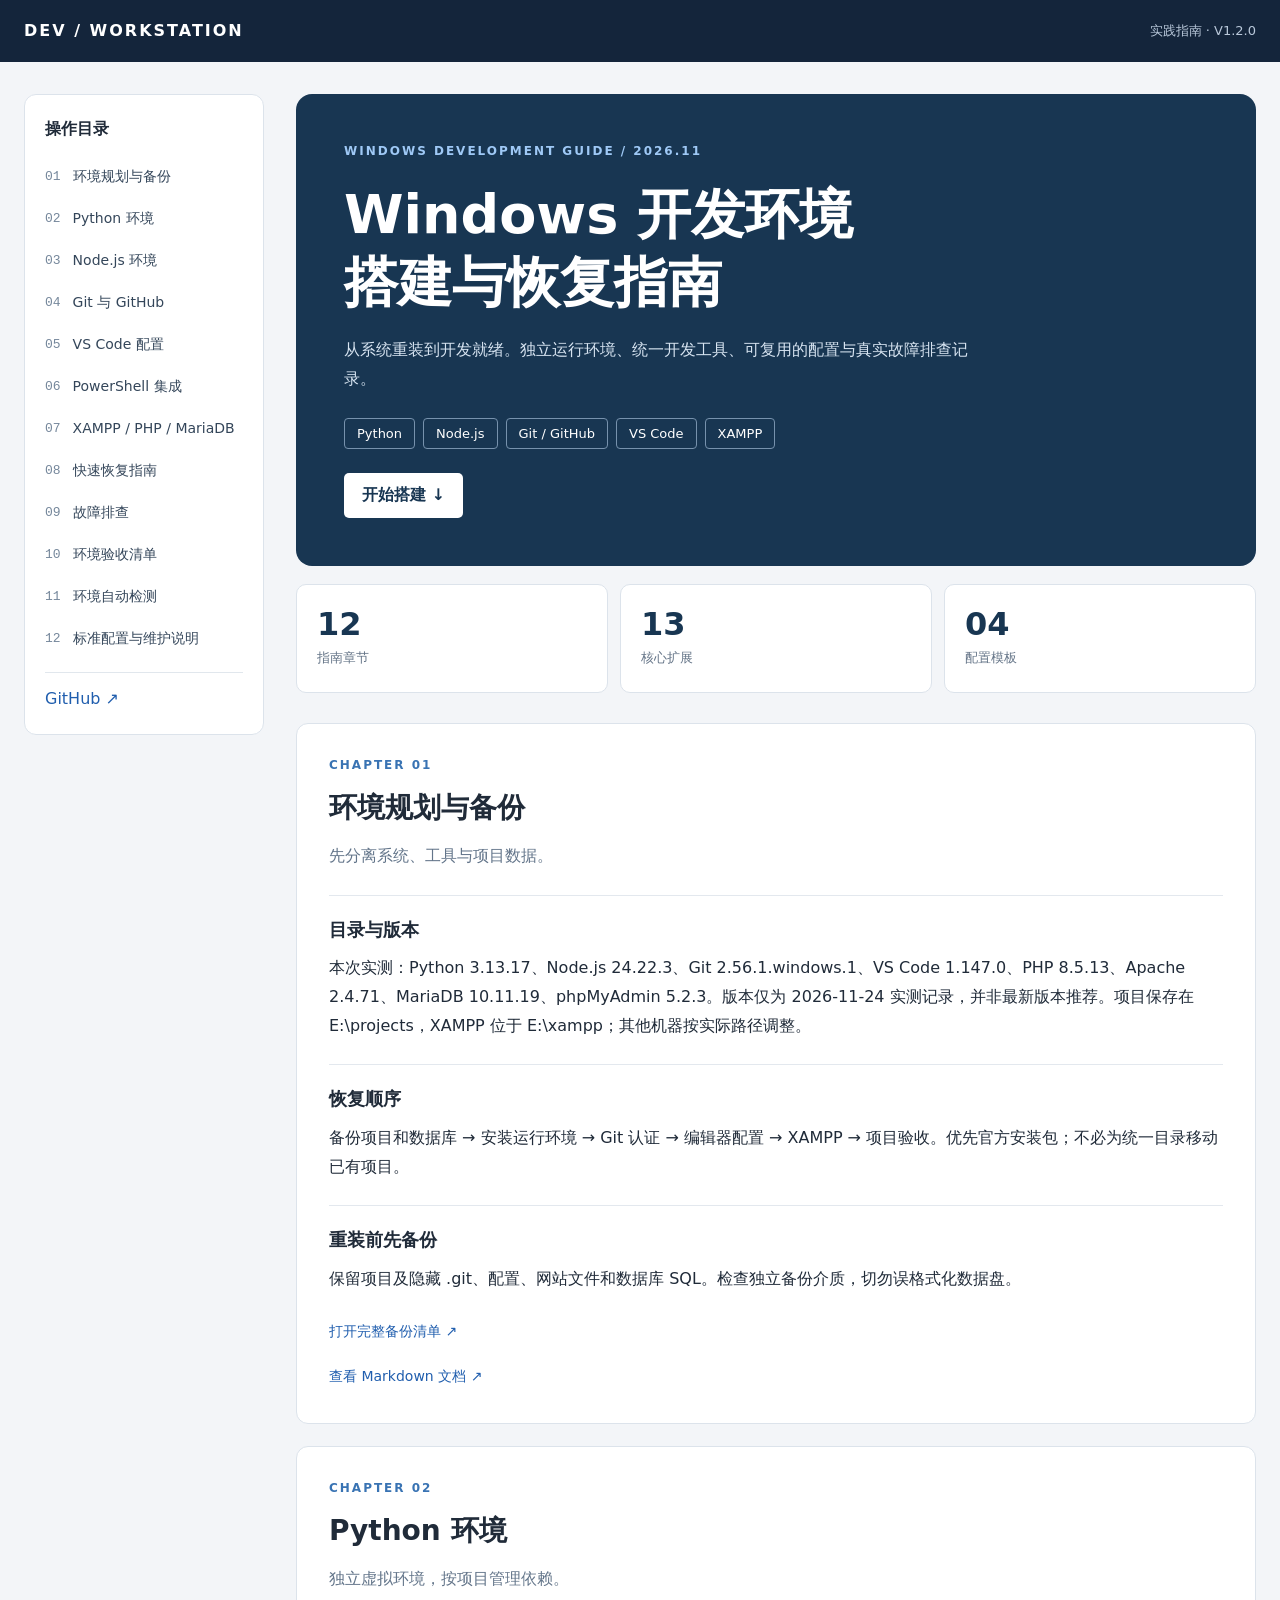
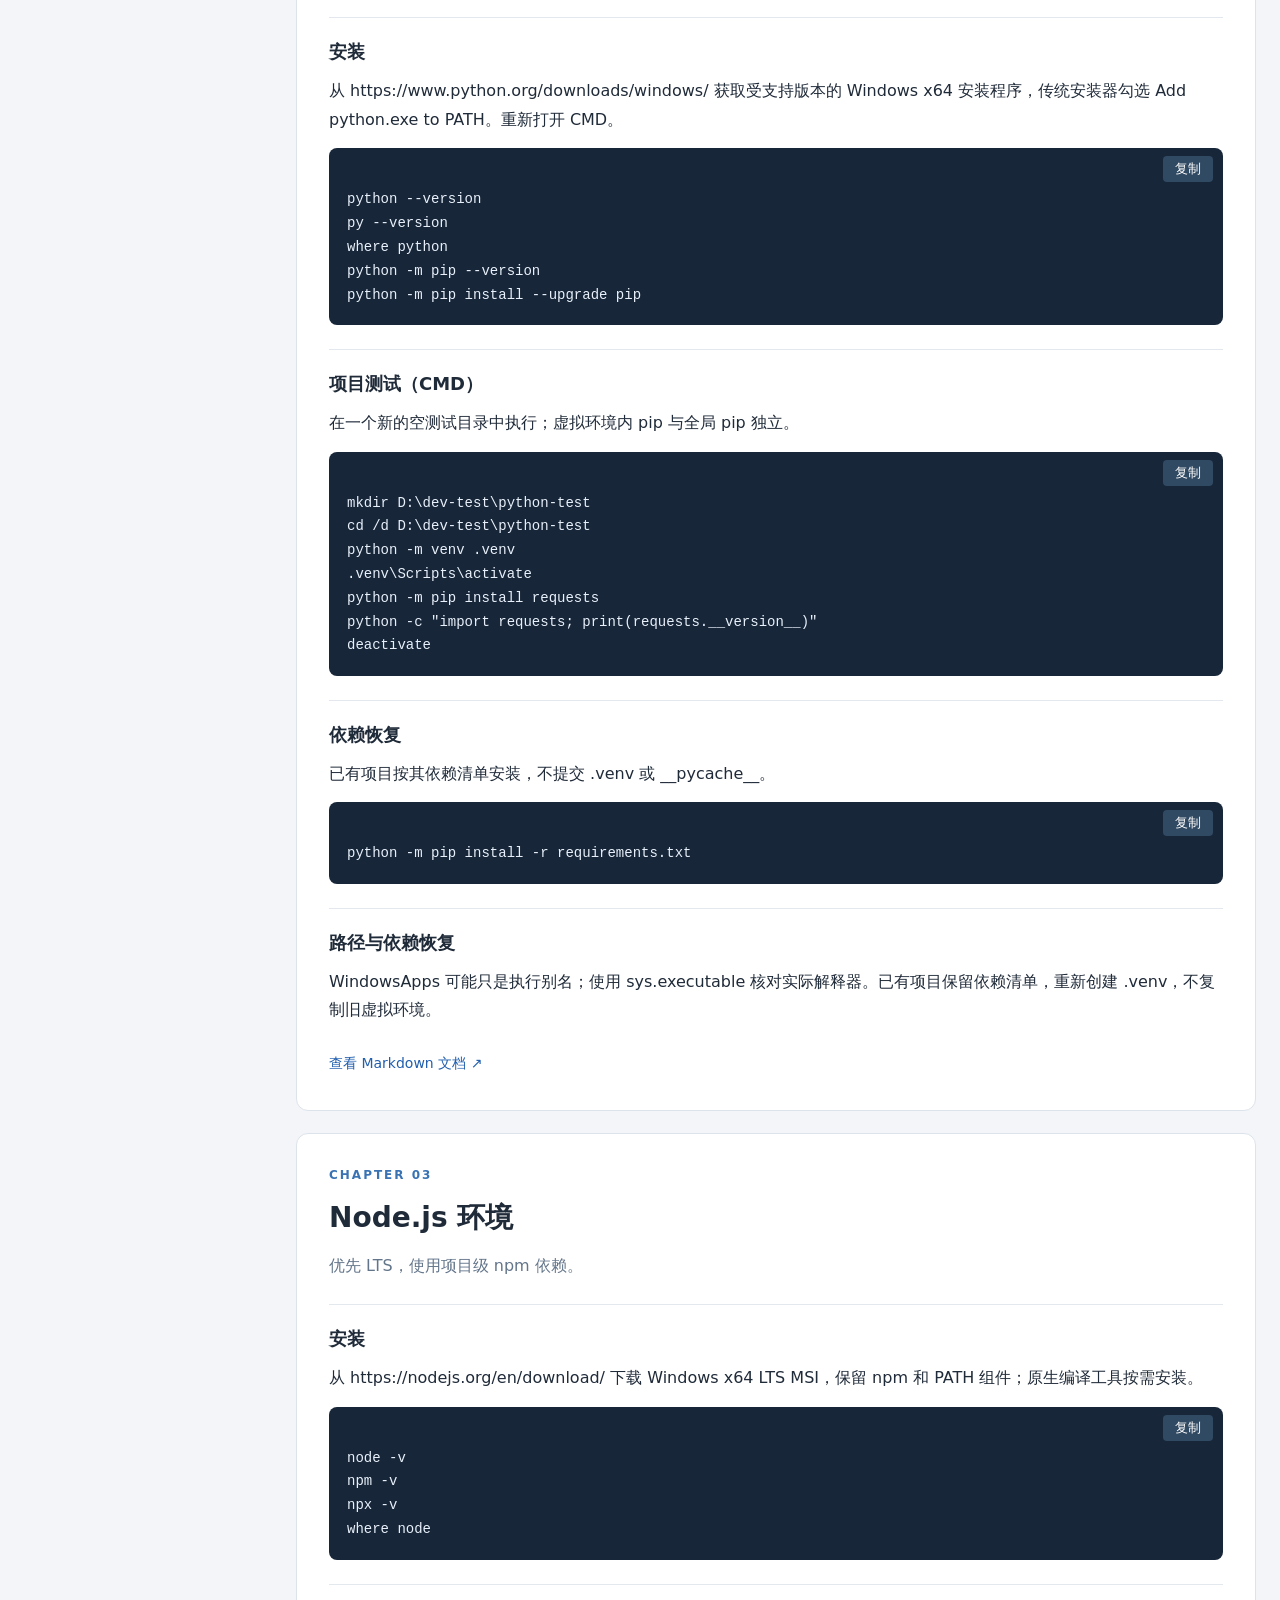
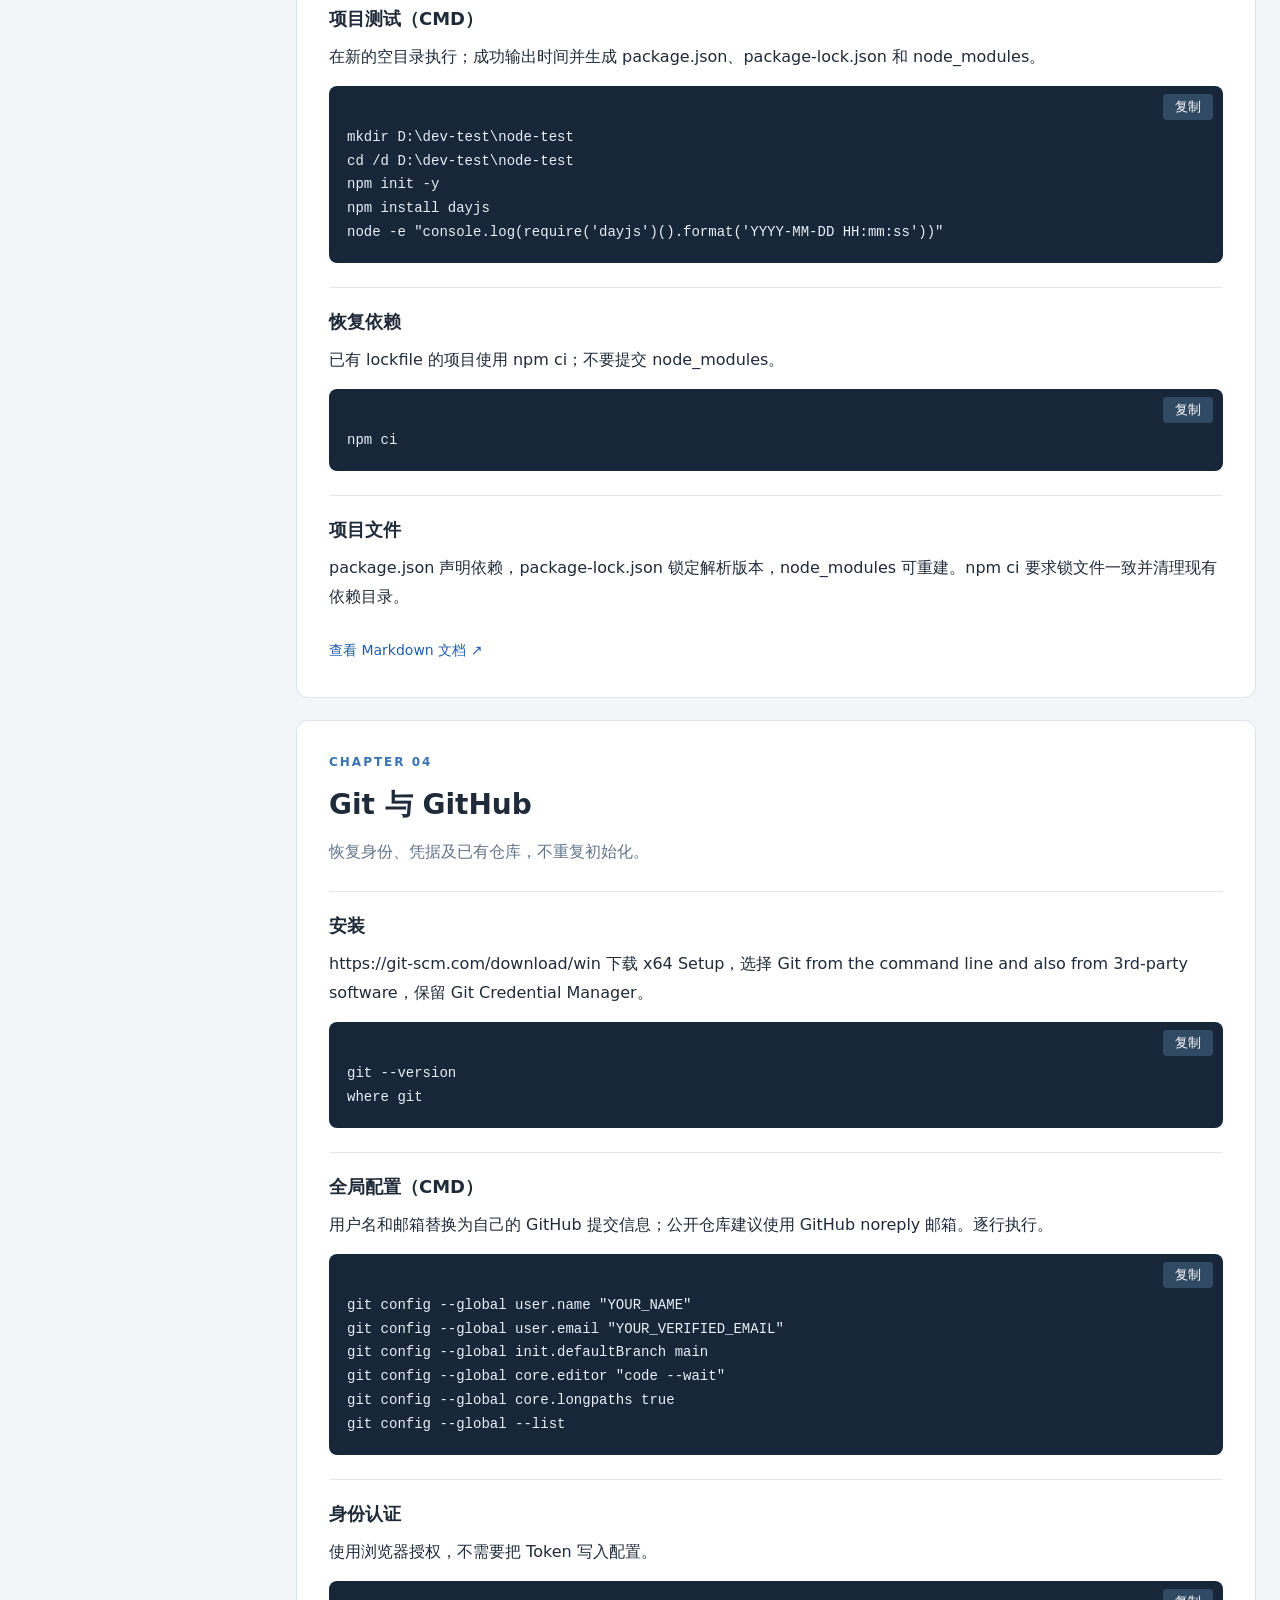
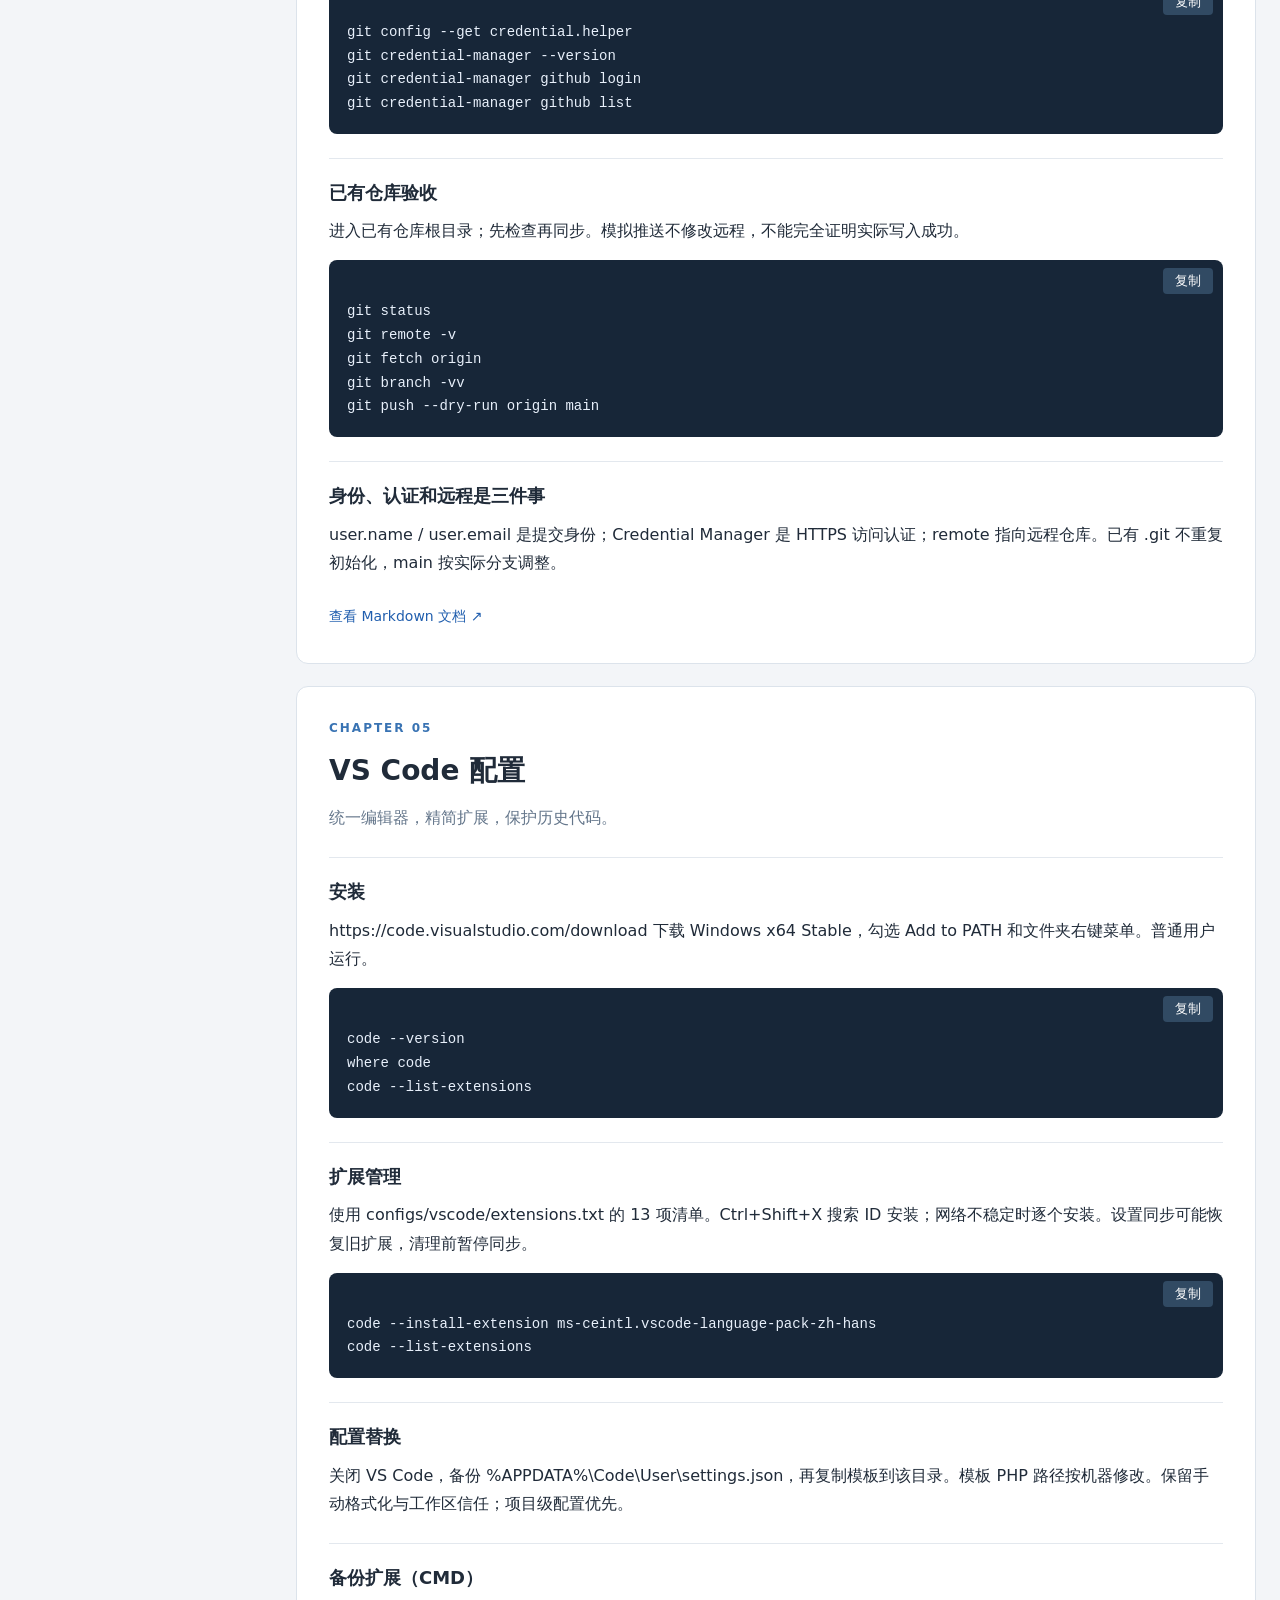
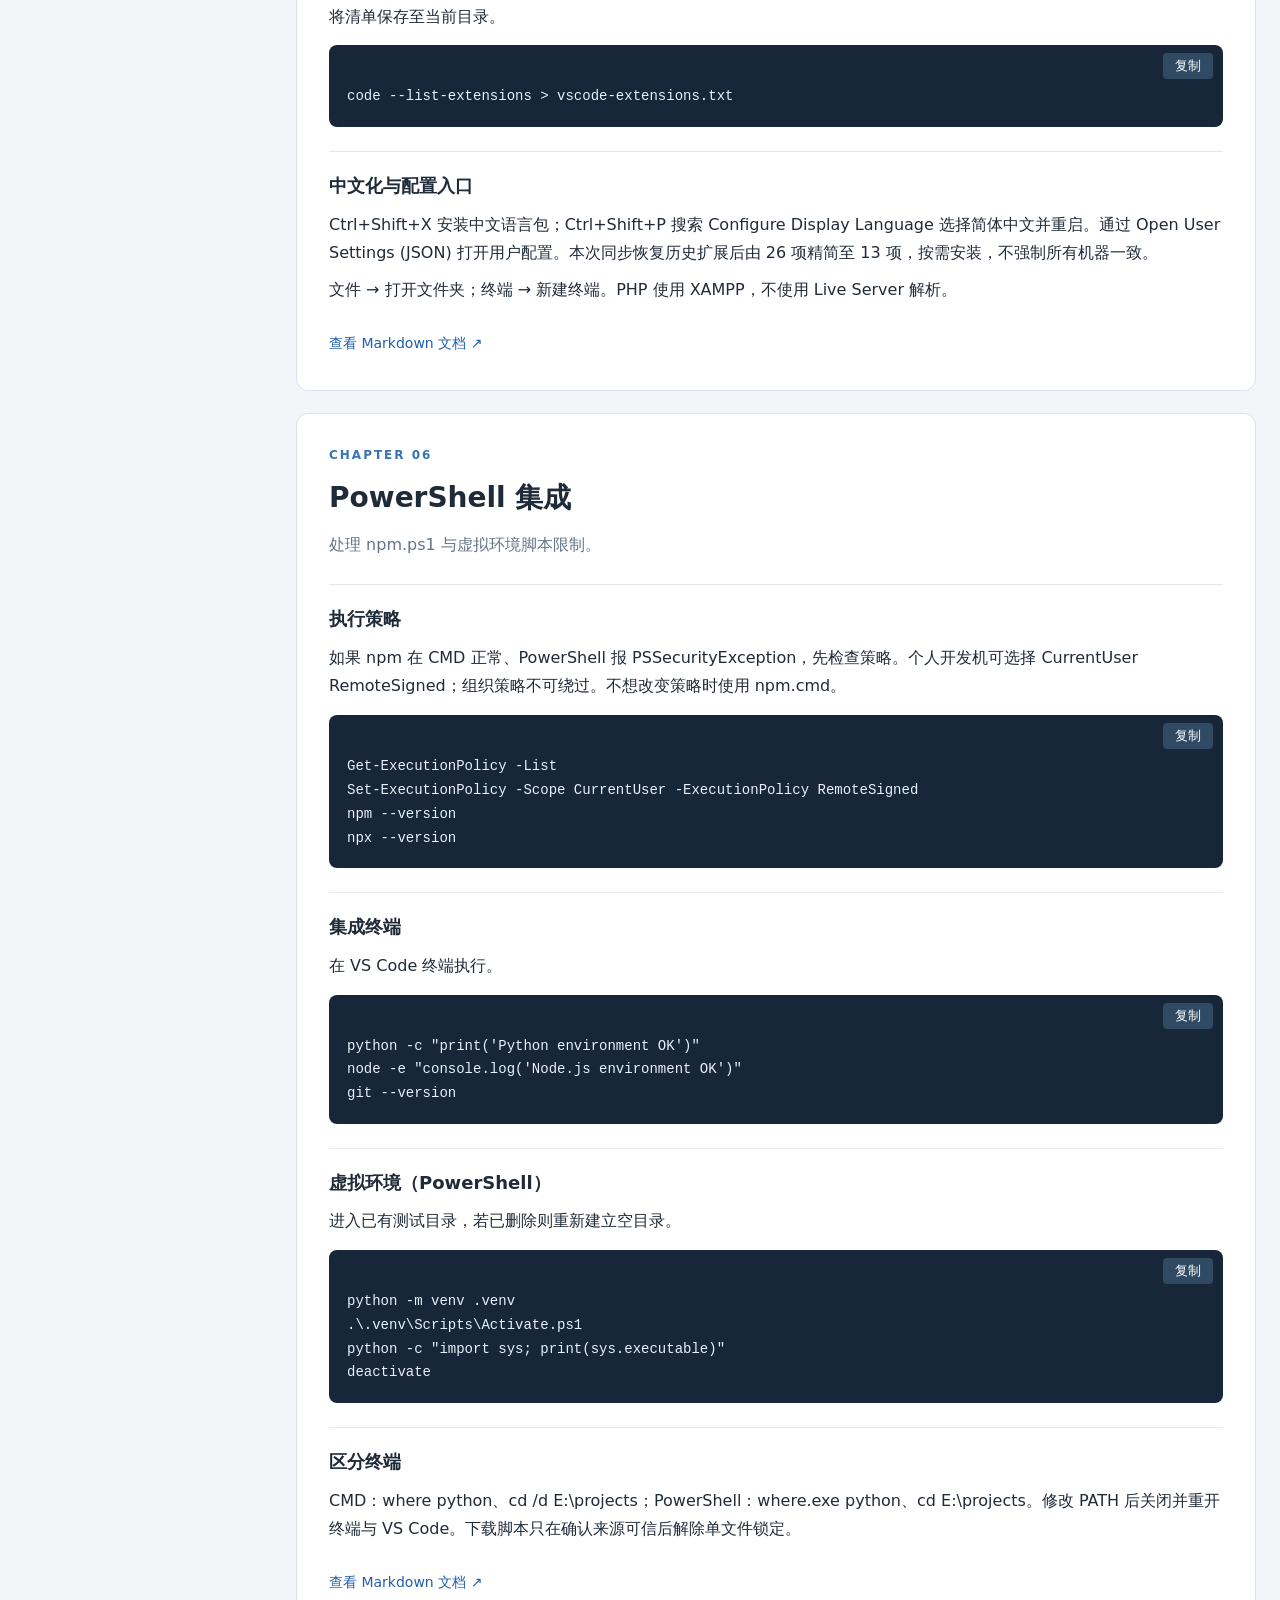
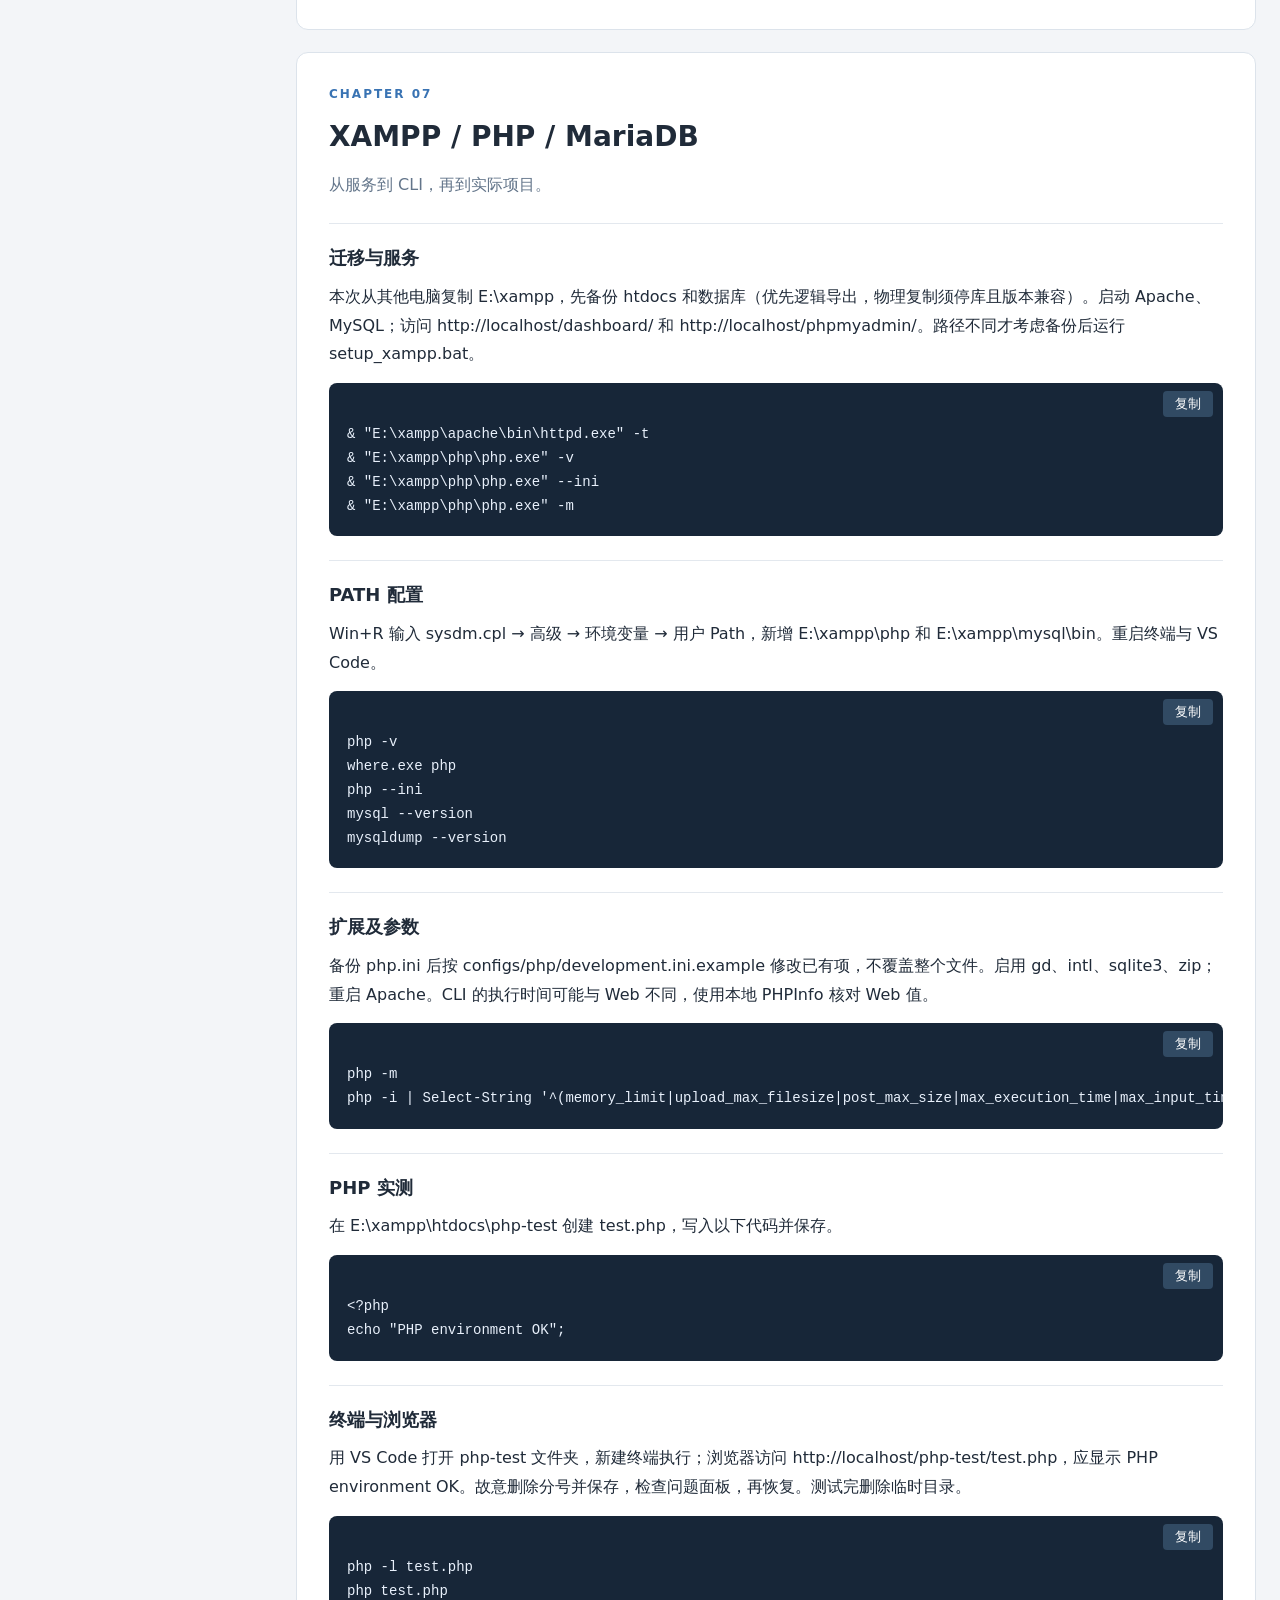
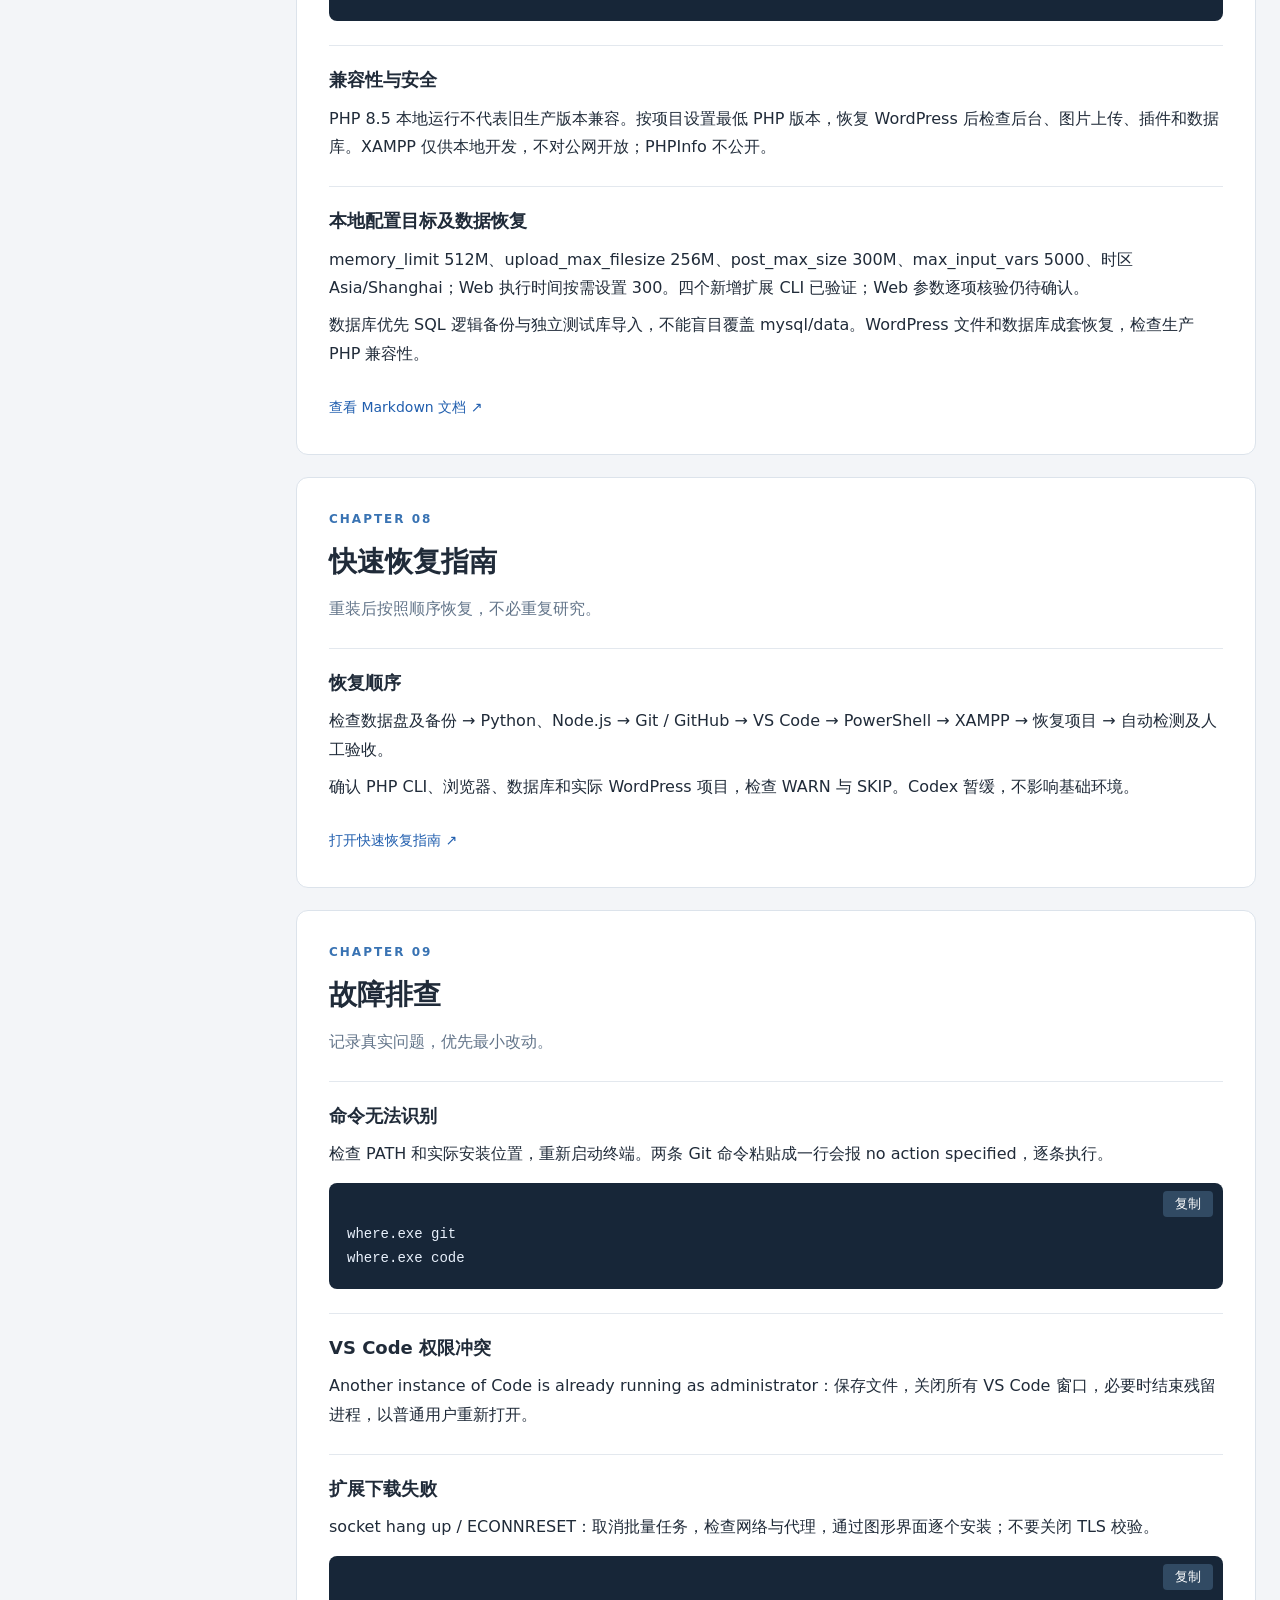
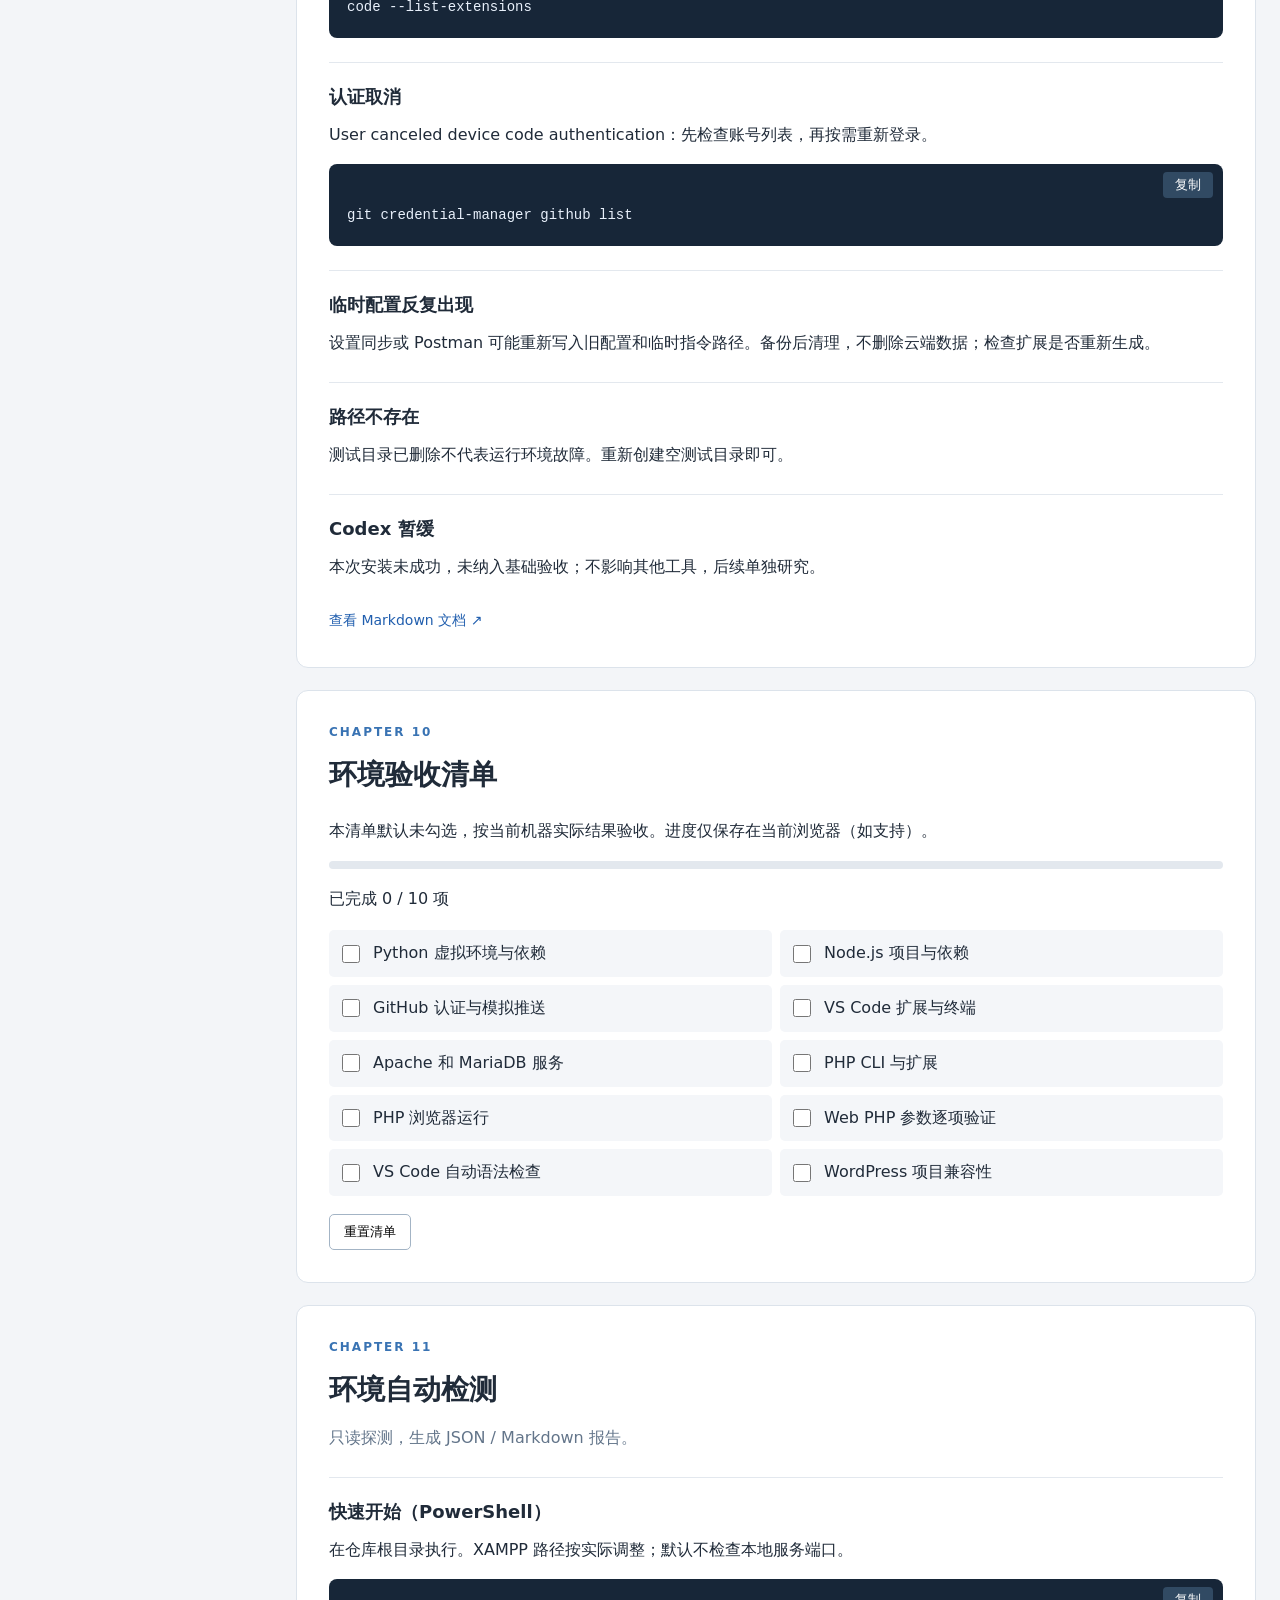
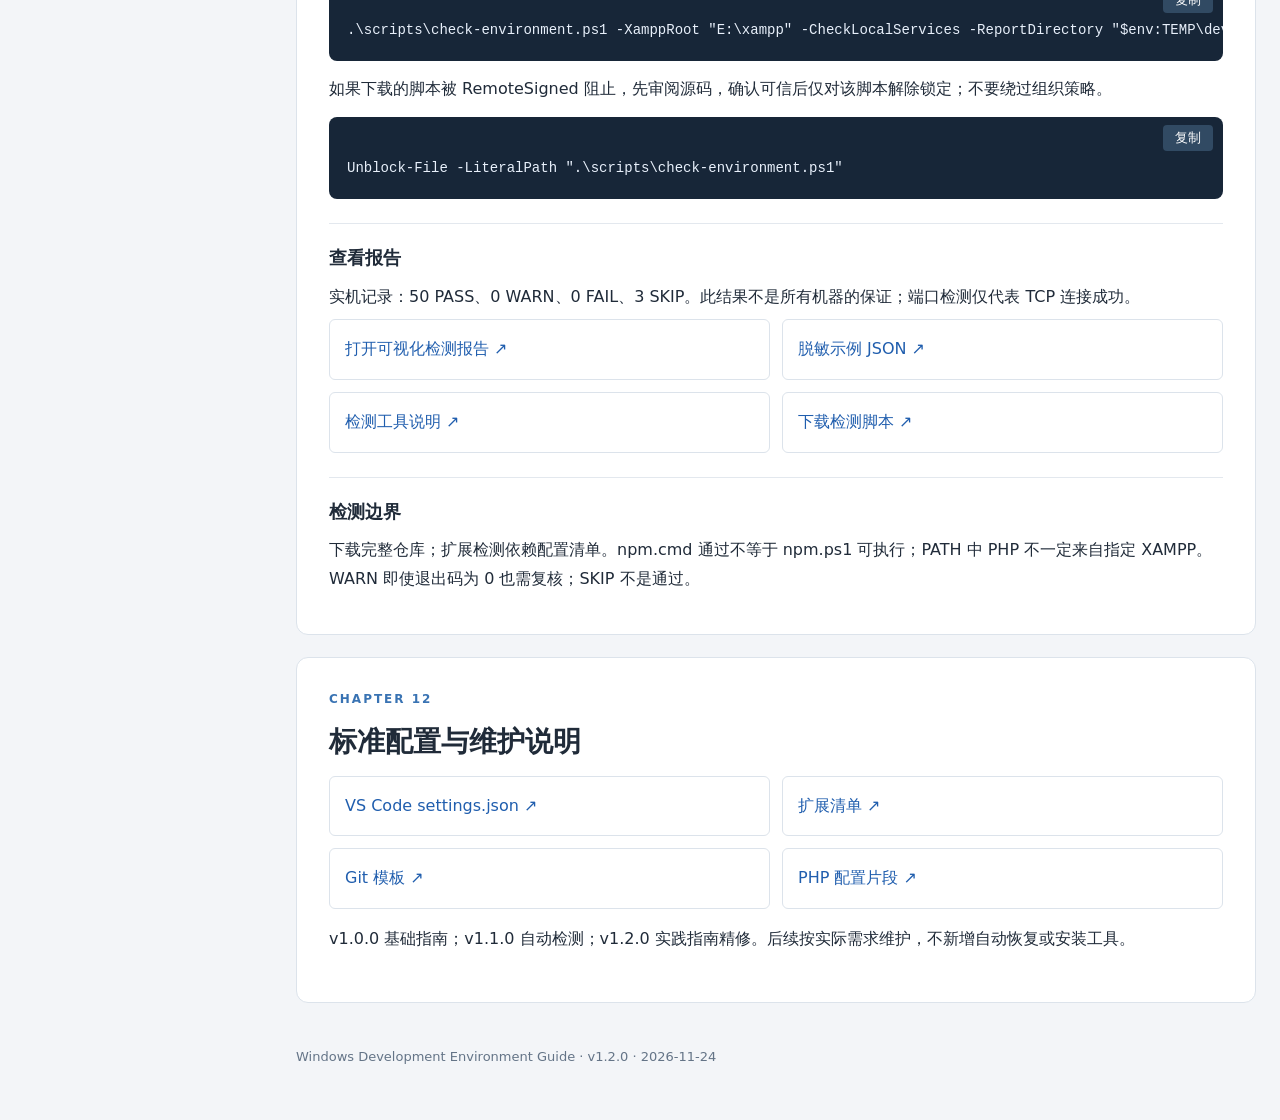
<file: index.html>
<!DOCTYPE html>
<html lang="zh-CN"><head><meta charset="utf-8"/><meta content="width=device-width,initial-scale=1" name="viewport"/><title>Windows 开发环境搭建与恢复指南</title><link href="assets/css/style.css" rel="stylesheet"/><script defer="" src="assets/js/main.js"></script></head><body><header class="top"><a href="#top">DEV / WORKSTATION</a><span>实践指南 · V1.2.0</span></header><div class="layout" id="top"><aside><div class="nav-title">操作目录</div><nav><a href="#planning"><span>01</span>环境规划与备份</a><a href="#python"><span>02</span>Python 环境</a><a href="#nodejs"><span>03</span>Node.js 环境</a><a href="#git-github"><span>04</span>Git 与 GitHub</a><a href="#vscode"><span>05</span>VS Code 配置</a><a href="#powershell"><span>06</span>PowerShell 集成</a><a href="#xampp-php"><span>07</span>XAMPP / PHP / MariaDB</a><a href="#quick-start"><span>08</span>快速恢复指南</a><a href="#troubleshooting"><span>09</span>故障排查</a><a href="#acceptance"><span>10</span>环境验收清单</a><a href="#diagnostics"><span>11</span>环境自动检测</a><a href="#resources"><span>12</span>标准配置与维护说明</a></nav><a class="repo" href="https://github.com/coowinit/windows-dev-environment-guide">GitHub ↗</a></aside><main><div class="hero"><div class="kicker">WINDOWS DEVELOPMENT GUIDE / 2026.11</div><h1>Windows 开发环境<br/>搭建与恢复指南</h1><p>从系统重装到开发就绪。独立运行环境、统一开发工具、可复用的配置与真实故障排查记录。</p><div class="tags"><span>Python</span><span>Node.js</span><span>Git / GitHub</span><span>VS Code</span><span>XAMPP</span></div><a class="primary" href="#planning">开始搭建 ↓</a></div><div class="stats"><div><b>12</b><span>指南章节</span></div><div><b>13</b><span>核心扩展</span></div><div><b>04</b><span>配置模板</span></div></div><section class="chapter" id="planning"><div class="kicker">CHAPTER 01</div><h2>环境规划与备份</h2><p class="lead">先分离系统、工具与项目数据。</p><article><h3>目录与版本</h3><p>本次实测：Python 3.13.17、Node.js 24.22.3、Git 2.56.1.windows.1、VS Code 1.147.0、PHP 8.5.13、Apache 2.4.71、MariaDB 10.11.19、phpMyAdmin 5.2.3。版本仅为 2026-11-24 实测记录，并非最新版本推荐。项目保存在 E:\projects，XAMPP 位于 E:\xampp；其他机器按实际路径调整。</p></article><article><h3>恢复顺序</h3><p>备份项目和数据库 → 安装运行环境 → Git 认证 → 编辑器配置 → XAMPP → 项目验收。优先官方安装包；不必为统一目录移动已有项目。</p></article><article><h3>重装前先备份</h3><p>保留项目及隐藏 .git、配置、网站文件和数据库 SQL。检查独立备份介质，切勿误格式化数据盘。</p><a class="doc" href="docs/backup-checklist.md">打开完整备份清单 ↗</a></article><a class="doc" href="docs/planning.md">查看 Markdown 文档 ↗</a></section><section class="chapter" id="python"><div class="kicker">CHAPTER 02</div><h2>Python 环境</h2><p class="lead">独立虚拟环境，按项目管理依赖。</p><article><h3>安装</h3><p>从 https://www.python.org/downloads/windows/ 获取受支持版本的 Windows x64 安装程序，传统安装器勾选 Add python.exe to PATH。重新打开 CMD。</p><div class="code"><button class="copy" type="button">复制</button><pre><code>python --version
py --version
where python
python -m pip --version
python -m pip install --upgrade pip</code></pre></div></article><article><h3>项目测试（CMD）</h3><p>在一个新的空测试目录中执行；虚拟环境内 pip 与全局 pip 独立。</p><div class="code"><button class="copy" type="button">复制</button><pre><code>mkdir D:\dev-test\python-test
cd /d D:\dev-test\python-test
python -m venv .venv
.venv\Scripts\activate
python -m pip install requests
python -c "import requests; print(requests.__version__)"
deactivate</code></pre></div></article><article><h3>依赖恢复</h3><p>已有项目按其依赖清单安装，不提交 .venv 或 __pycache__。</p><div class="code"><button class="copy" type="button">复制</button><pre><code>python -m pip install -r requirements.txt</code></pre></div></article><article><h3>路径与依赖恢复</h3><p>WindowsApps 可能只是执行别名；使用 sys.executable 核对实际解释器。已有项目保留依赖清单，重新创建 .venv，不复制旧虚拟环境。</p></article><a class="doc" href="docs/python.md">查看 Markdown 文档 ↗</a></section><section class="chapter" id="nodejs"><div class="kicker">CHAPTER 03</div><h2>Node.js 环境</h2><p class="lead">优先 LTS，使用项目级 npm 依赖。</p><article><h3>安装</h3><p>从 https://nodejs.org/en/download/ 下载 Windows x64 LTS MSI，保留 npm 和 PATH 组件；原生编译工具按需安装。</p><div class="code"><button class="copy" type="button">复制</button><pre><code>node -v
npm -v
npx -v
where node</code></pre></div></article><article><h3>项目测试（CMD）</h3><p>在新的空目录执行；成功输出时间并生成 package.json、package-lock.json 和 node_modules。</p><div class="code"><button class="copy" type="button">复制</button><pre><code>mkdir D:\dev-test\node-test
cd /d D:\dev-test\node-test
npm init -y
npm install dayjs
node -e "console.log(require('dayjs')().format('YYYY-MM-DD HH:mm:ss'))"</code></pre></div></article><article><h3>恢复依赖</h3><p>已有 lockfile 的项目使用 npm ci；不要提交 node_modules。</p><div class="code"><button class="copy" type="button">复制</button><pre><code>npm ci</code></pre></div></article><article><h3>项目文件</h3><p>package.json 声明依赖，package-lock.json 锁定解析版本，node_modules 可重建。npm ci 要求锁文件一致并清理现有依赖目录。</p></article><a class="doc" href="docs/nodejs.md">查看 Markdown 文档 ↗</a></section><section class="chapter" id="git-github"><div class="kicker">CHAPTER 04</div><h2>Git 与 GitHub</h2><p class="lead">恢复身份、凭据及已有仓库，不重复初始化。</p><article><h3>安装</h3><p>https://git-scm.com/download/win 下载 x64 Setup，选择 Git from the command line and also from 3rd-party software，保留 Git Credential Manager。</p><div class="code"><button class="copy" type="button">复制</button><pre><code>git --version
where git</code></pre></div></article><article><h3>全局配置（CMD）</h3><p>用户名和邮箱替换为自己的 GitHub 提交信息；公开仓库建议使用 GitHub noreply 邮箱。逐行执行。</p><div class="code"><button class="copy" type="button">复制</button><pre><code>git config --global user.name "YOUR_NAME"
git config --global user.email "YOUR_VERIFIED_EMAIL"
git config --global init.defaultBranch main
git config --global core.editor "code --wait"
git config --global core.longpaths true
git config --global --list</code></pre></div></article><article><h3>身份认证</h3><p>使用浏览器授权，不需要把 Token 写入配置。</p><div class="code"><button class="copy" type="button">复制</button><pre><code>git config --get credential.helper
git credential-manager --version
git credential-manager github login
git credential-manager github list</code></pre></div></article><article><h3>已有仓库验收</h3><p>进入已有仓库根目录；先检查再同步。模拟推送不修改远程，不能完全证明实际写入成功。</p><div class="code"><button class="copy" type="button">复制</button><pre><code>git status
git remote -v
git fetch origin
git branch -vv
git push --dry-run origin main</code></pre></div></article><article><h3>身份、认证和远程是三件事</h3><p>user.name / user.email 是提交身份；Credential Manager 是 HTTPS 访问认证；remote 指向远程仓库。已有 .git 不重复初始化，main 按实际分支调整。</p></article><a class="doc" href="docs/git-github.md">查看 Markdown 文档 ↗</a></section><section class="chapter" id="vscode"><div class="kicker">CHAPTER 05</div><h2>VS Code 配置</h2><p class="lead">统一编辑器，精简扩展，保护历史代码。</p><article><h3>安装</h3><p>https://code.visualstudio.com/download 下载 Windows x64 Stable，勾选 Add to PATH 和文件夹右键菜单。普通用户运行。</p><div class="code"><button class="copy" type="button">复制</button><pre><code>code --version
where code
code --list-extensions</code></pre></div></article><article><h3>扩展管理</h3><p>使用 configs/vscode/extensions.txt 的 13 项清单。Ctrl+Shift+X 搜索 ID 安装；网络不稳定时逐个安装。设置同步可能恢复旧扩展，清理前暂停同步。</p><div class="code"><button class="copy" type="button">复制</button><pre><code>code --install-extension ms-ceintl.vscode-language-pack-zh-hans
code --list-extensions</code></pre></div></article><article><h3>配置替换</h3><p>关闭 VS Code，备份 %APPDATA%\Code\User\settings.json，再复制模板到该目录。模板 PHP 路径按机器修改。保留手动格式化与工作区信任；项目级配置优先。</p></article><article><h3>备份扩展（CMD）</h3><p>将清单保存至当前目录。</p><div class="code"><button class="copy" type="button">复制</button><pre><code>code --list-extensions &gt; vscode-extensions.txt</code></pre></div></article><article><h3>中文化与配置入口</h3><p>Ctrl+Shift+X 安装中文语言包；Ctrl+Shift+P 搜索 Configure Display Language 选择简体中文并重启。通过 Open User Settings (JSON) 打开用户配置。本次同步恢复历史扩展后由 26 项精简至 13 项，按需安装，不强制所有机器一致。</p><p>文件 → 打开文件夹；终端 → 新建终端。PHP 使用 XAMPP，不使用 Live Server 解析。</p></article><a class="doc" href="docs/vscode.md">查看 Markdown 文档 ↗</a></section><section class="chapter" id="powershell"><div class="kicker">CHAPTER 06</div><h2>PowerShell 集成</h2><p class="lead">处理 npm.ps1 与虚拟环境脚本限制。</p><article><h3>执行策略</h3><p>如果 npm 在 CMD 正常、PowerShell 报 PSSecurityException，先检查策略。个人开发机可选择 CurrentUser RemoteSigned；组织策略不可绕过。不想改变策略时使用 npm.cmd。</p><div class="code"><button class="copy" type="button">复制</button><pre><code>Get-ExecutionPolicy -List
Set-ExecutionPolicy -Scope CurrentUser -ExecutionPolicy RemoteSigned
npm --version
npx --version</code></pre></div></article><article><h3>集成终端</h3><p>在 VS Code 终端执行。</p><div class="code"><button class="copy" type="button">复制</button><pre><code>python -c "print('Python environment OK')"
node -e "console.log('Node.js environment OK')"
git --version</code></pre></div></article><article><h3>虚拟环境（PowerShell）</h3><p>进入已有测试目录，若已删除则重新建立空目录。</p><div class="code"><button class="copy" type="button">复制</button><pre><code>python -m venv .venv
.\.venv\Scripts\Activate.ps1
python -c "import sys; print(sys.executable)"
deactivate</code></pre></div></article><article><h3>区分终端</h3><p>CMD：where python、cd /d E:\projects；PowerShell：where.exe python、cd E:\projects。修改 PATH 后关闭并重开终端与 VS Code。下载脚本只在确认来源可信后解除单文件锁定。</p></article><a class="doc" href="docs/powershell.md">查看 Markdown 文档 ↗</a></section><section class="chapter" id="xampp-php"><div class="kicker">CHAPTER 07</div><h2>XAMPP / PHP / MariaDB</h2><p class="lead">从服务到 CLI，再到实际项目。</p><article><h3>迁移与服务</h3><p>本次从其他电脑复制 E:\xampp，先备份 htdocs 和数据库（优先逻辑导出，物理复制须停库且版本兼容）。启动 Apache、MySQL；访问 http://localhost/dashboard/ 和 http://localhost/phpmyadmin/。路径不同才考虑备份后运行 setup_xampp.bat。</p><div class="code"><button class="copy" type="button">复制</button><pre><code>&amp; "E:\xampp\apache\bin\httpd.exe" -t
&amp; "E:\xampp\php\php.exe" -v
&amp; "E:\xampp\php\php.exe" --ini
&amp; "E:\xampp\php\php.exe" -m</code></pre></div></article><article><h3>PATH 配置</h3><p>Win+R 输入 sysdm.cpl → 高级 → 环境变量 → 用户 Path，新增 E:\xampp\php 和 E:\xampp\mysql\bin。重启终端与 VS Code。</p><div class="code"><button class="copy" type="button">复制</button><pre><code>php -v
where.exe php
php --ini
mysql --version
mysqldump --version</code></pre></div></article><article><h3>扩展及参数</h3><p>备份 php.ini 后按 configs/php/development.ini.example 修改已有项，不覆盖整个文件。启用 gd、intl、sqlite3、zip；重启 Apache。CLI 的执行时间可能与 Web 不同，使用本地 PHPInfo 核对 Web 值。</p><div class="code"><button class="copy" type="button">复制</button><pre><code>php -m
php -i | Select-String '^(memory_limit|upload_max_filesize|post_max_size|max_execution_time|max_input_time|max_input_vars|date.timezone|display_errors|log_errors|error_reporting|extension_dir) =&gt;'</code></pre></div></article><article><h3>PHP 实测</h3><p>在 E:\xampp\htdocs\php-test 创建 test.php，写入以下代码并保存。</p><div class="code"><button class="copy" type="button">复制</button><pre><code>&lt;?php
echo "PHP environment OK";</code></pre></div></article><article><h3>终端与浏览器</h3><p>用 VS Code 打开 php-test 文件夹，新建终端执行；浏览器访问 http://localhost/php-test/test.php，应显示 PHP environment OK。故意删除分号并保存，检查问题面板，再恢复。测试完删除临时目录。</p><div class="code"><button class="copy" type="button">复制</button><pre><code>php -l test.php
php test.php</code></pre></div></article><article><h3>兼容性与安全</h3><p>PHP 8.5 本地运行不代表旧生产版本兼容。按项目设置最低 PHP 版本，恢复 WordPress 后检查后台、图片上传、插件和数据库。XAMPP 仅供本地开发，不对公网开放；PHPInfo 不公开。</p></article><article><h3>本地配置目标及数据恢复</h3><p>memory_limit 512M、upload_max_filesize 256M、post_max_size 300M、max_input_vars 5000、时区 Asia/Shanghai；Web 执行时间按需设置 300。四个新增扩展 CLI 已验证；Web 参数逐项核验仍待确认。</p><p>数据库优先 SQL 逻辑备份与独立测试库导入，不能盲目覆盖 mysql/data。WordPress 文件和数据库成套恢复，检查生产 PHP 兼容性。</p></article><a class="doc" href="docs/xampp-php.md">查看 Markdown 文档 ↗</a></section><section class="chapter" id="quick-start"><div class="kicker">CHAPTER 08</div><h2>快速恢复指南</h2><p class="lead">重装后按照顺序恢复，不必重复研究。</p><article><h3>恢复顺序</h3><p>检查数据盘及备份 → Python、Node.js → Git / GitHub → VS Code → PowerShell → XAMPP → 恢复项目 → 自动检测及人工验收。</p><p>确认 PHP CLI、浏览器、数据库和实际 WordPress 项目，检查 WARN 与 SKIP。Codex 暂缓，不影响基础环境。</p></article><a class="doc" href="docs/quick-start.md">打开快速恢复指南 ↗</a></section><section class="chapter" id="troubleshooting"><div class="kicker">CHAPTER 09</div><h2>故障排查</h2><p class="lead">记录真实问题，优先最小改动。</p><article><h3>命令无法识别</h3><p>检查 PATH 和实际安装位置，重新启动终端。两条 Git 命令粘贴成一行会报 no action specified，逐条执行。</p><div class="code"><button class="copy" type="button">复制</button><pre><code>where.exe git
where.exe code</code></pre></div></article><article><h3>VS Code 权限冲突</h3><p>Another instance of Code is already running as administrator：保存文件，关闭所有 VS Code 窗口，必要时结束残留进程，以普通用户重新打开。</p></article><article><h3>扩展下载失败</h3><p>socket hang up / ECONNRESET：取消批量任务，检查网络与代理，通过图形界面逐个安装；不要关闭 TLS 校验。</p><div class="code"><button class="copy" type="button">复制</button><pre><code>code --list-extensions</code></pre></div></article><article><h3>认证取消</h3><p>User canceled device code authentication：先检查账号列表，再按需重新登录。</p><div class="code"><button class="copy" type="button">复制</button><pre><code>git credential-manager github list</code></pre></div></article><article><h3>临时配置反复出现</h3><p>设置同步或 Postman 可能重新写入旧配置和临时指令路径。备份后清理，不删除云端数据；检查扩展是否重新生成。</p></article><article><h3>路径不存在</h3><p>测试目录已删除不代表运行环境故障。重新创建空测试目录即可。</p></article><article><h3>Codex 暂缓</h3><p>本次安装未成功，未纳入基础验收；不影响其他工具，后续单独研究。</p></article><a class="doc" href="docs/troubleshooting.md">查看 Markdown 文档 ↗</a></section><section class="chapter" id="acceptance"><div class="kicker">CHAPTER 10</div><h2>环境验收清单</h2><p>本清单默认未勾选，按当前机器实际结果验收。进度仅保存在当前浏览器（如支持）。</p><div class="progress"><div id="bar"></div></div><p aria-live="polite" id="count"></p><div class="checks"><label><input data-check="0" type="checkbox"/>Python 虚拟环境与依赖</label><label><input data-check="1" type="checkbox"/>Node.js 项目与依赖</label><label><input data-check="2" type="checkbox"/>GitHub 认证与模拟推送</label><label><input data-check="3" type="checkbox"/>VS Code 扩展与终端</label><label><input data-check="4" type="checkbox"/>Apache 和 MariaDB 服务</label><label><input data-check="5" type="checkbox"/>PHP CLI 与扩展</label><label><input data-check="6" type="checkbox"/>PHP 浏览器运行</label><label><input data-check="7" type="checkbox"/>Web PHP 参数逐项验证</label><label><input data-check="8" type="checkbox"/>VS Code 自动语法检查</label><label><input data-check="9" type="checkbox"/>WordPress 项目兼容性</label></div><button id="reset" type="button">重置清单</button></section><section class="chapter" id="diagnostics"><div class="kicker">CHAPTER 11</div><h2>环境自动检测</h2><p class="lead">只读探测，生成 JSON / Markdown 报告。</p><article><h3>快速开始（PowerShell）</h3><p>在仓库根目录执行。XAMPP 路径按实际调整；默认不检查本地服务端口。</p><div class="code"><button class="copy" type="button">复制</button><pre><code>.\scripts\check-environment.ps1 -XamppRoot "E:\xampp" -CheckLocalServices -ReportDirectory "$env:TEMP\dev-environment-reports"</code></pre></div><p>如果下载的脚本被 RemoteSigned 阻止，先审阅源码，确认可信后仅对该脚本解除锁定；不要绕过组织策略。</p><div class="code"><button class="copy" type="button">复制</button><pre><code>Unblock-File -LiteralPath ".\scripts\check-environment.ps1"</code></pre></div></article><article><h3>查看报告</h3><p>实机记录：50 PASS、0 WARN、0 FAIL、3 SKIP。此结果不是所有机器的保证；端口检测仅代表 TCP 连接成功。</p><div class="resources"><a href="report.html">打开可视化检测报告 ↗</a><a download="" href="examples/environment-report.json">脱敏示例 JSON ↗</a><a href="docs/environment-check.md">检测工具说明 ↗</a><a download="" href="scripts/check-environment.ps1">下载检测脚本 ↗</a></div></article><article><h3>检测边界</h3><p>下载完整仓库；扩展检测依赖配置清单。npm.cmd 通过不等于 npm.ps1 可执行；PATH 中 PHP 不一定来自指定 XAMPP。WARN 即使退出码为 0 也需复核；SKIP 不是通过。</p></article></section><section class="chapter" id="resources"><div class="kicker">CHAPTER 12</div><h2>标准配置与维护说明</h2><div class="resources"><a href="configs/vscode/settings.json">VS Code settings.json ↗</a><a href="configs/vscode/extensions.txt">扩展清单 ↗</a><a href="configs/git/gitconfig.example">Git 模板 ↗</a><a href="configs/php/development.ini.example">PHP 配置片段 ↗</a></div><p>v1.0.0 基础指南；v1.1.0 自动检测；v1.2.0 实践指南精修。后续按实际需求维护，不新增自动恢复或安装工具。</p></section><footer>Windows Development Environment Guide · v1.2.0 · 2026-11-24</footer></main></div></body></html>
</file>
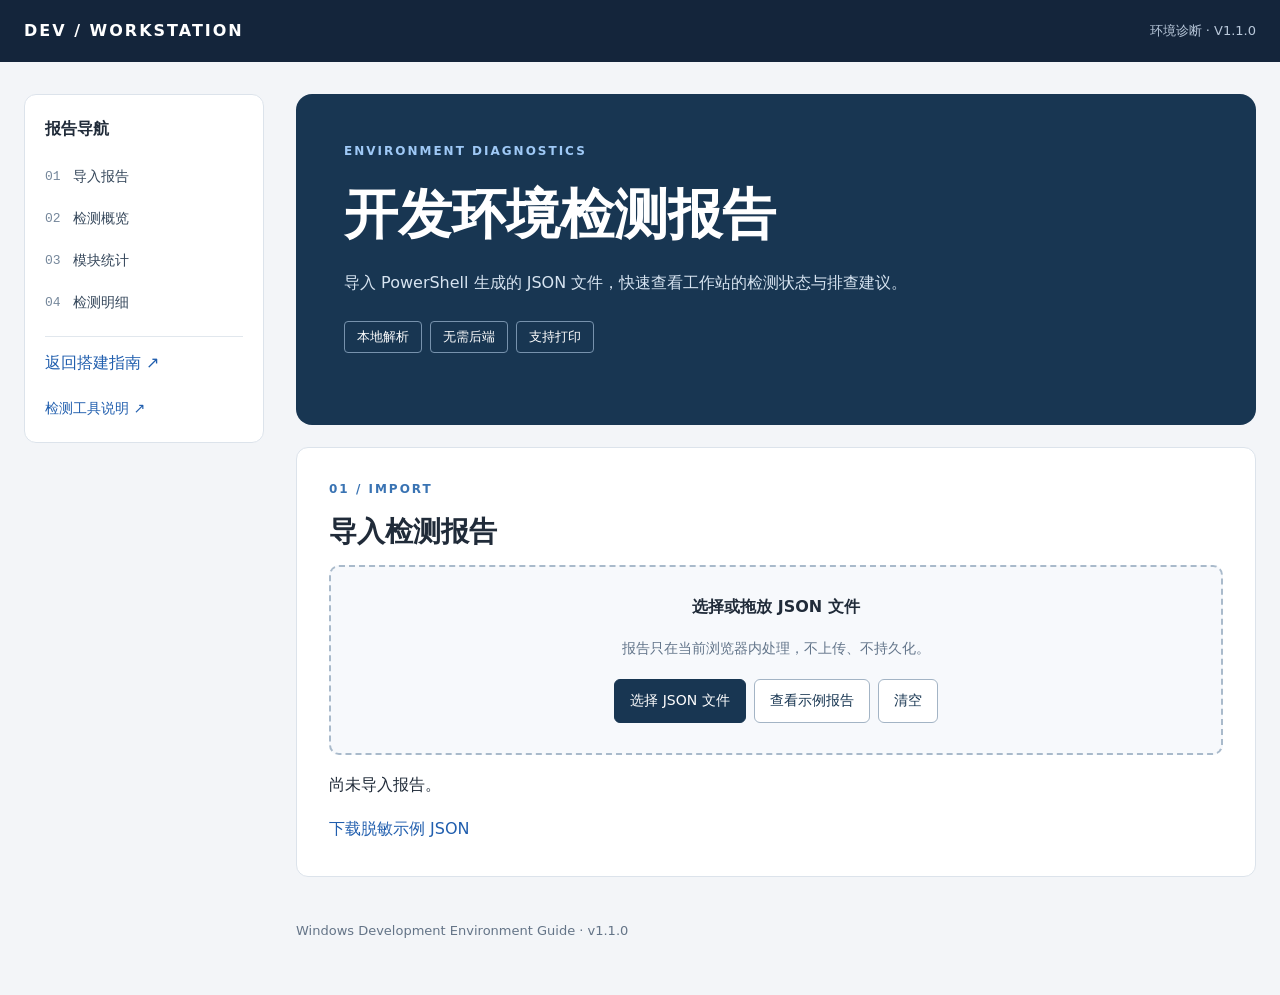
<file: report.html>
<!doctype html>
<html lang="zh-CN"><head><meta charset="utf-8"><meta name="viewport" content="width=device-width, initial-scale=1"><meta name="referrer" content="no-referrer"><title>开发环境检测报告</title><link rel="stylesheet" href="assets/css/style.css"><link rel="stylesheet" href="assets/css/report.css"><script defer src="assets/js/report.js"></script></head>
<body><header class="top"><a href="index.html">DEV / WORKSTATION</a><span>环境诊断 · V1.1.0</span></header><div class="layout report-layout"><aside><div class="nav-title">报告导航</div><nav><a href="#import"><span>01</span>导入报告</a><a href="#overview"><span>02</span>检测概览</a><a href="#modules"><span>03</span>模块统计</a><a href="#details"><span>04</span>检测明细</a></nav><a class="repo" href="index.html">返回搭建指南 ↗</a><a class="doc" href="docs/environment-check.md">检测工具说明 ↗</a></aside><main><div class="hero"><div class="kicker">ENVIRONMENT DIAGNOSTICS</div><h1>开发环境检测报告</h1><p>导入 PowerShell 生成的 JSON 文件，快速查看工作站的检测状态与排查建议。</p><div class="tags"><span>本地解析</span><span>无需后端</span><span>支持打印</span></div></div>
<section id="import" class="chapter"><div class="kicker">01 / IMPORT</div><h2>导入检测报告</h2><div id="drop" class="drop"><strong>选择或拖放 JSON 文件</strong><p>报告只在当前浏览器内处理，不上传、不持久化。</p><label class="action" for="file">选择 JSON 文件</label><input id="file" type="file" accept=".json,application/json" class="file-input"><button id="sample" class="secondary" type="button">查看示例报告</button><button id="clear" class="secondary" type="button">清空</button></div><p id="message" role="status" aria-live="polite">尚未导入报告。</p><a href="examples/environment-report.json" download>下载脱敏示例 JSON</a></section>
<div id="report" hidden><section id="overview" class="chapter"><div class="kicker">02 / OVERVIEW</div><h2>检测概览</h2><p id="meta" class="lead"></p><div id="summary" class="summary-grid"></div><p id="assessment"></p><div id="stack" class="stack" aria-hidden="true"></div><p class="note">PASS 仅表示对应探测通过；TCP 端口可连接不代表服务身份已验证。跳过项不计入实际执行通过率。</p><button id="print" class="secondary" type="button">打印完整报告 / 保存 PDF</button></section>
<section id="modules" class="chapter"><div class="kicker">03 / MODULES</div><h2>模块统计</h2><div id="groups"></div><h3 class="version-title">核心工具信息</h3><div id="versions" class="versions"></div></section>
<section id="details" class="chapter"><div class="kicker">04 / DETAILS</div><h2>检测明细</h2><div class="filters"><label>状态<select id="status"><option value="ALL">全部状态</option><option>PASS</option><option>WARN</option><option>FAIL</option><option>SKIP</option></select></label><label>模块<select id="group"><option value="ALL">全部模块</option></select></label><label>搜索<input id="query" type="search" placeholder="名称、详情、建议"></label><button id="reset-filters" type="button" class="secondary">重置筛选</button></div><p id="count-results" aria-live="polite"></p><div class="table-wrap"><table><thead><tr><th>检测项目</th><th>状态</th><th>详情与建议</th></tr></thead><tbody id="rows"></tbody></table></div><div id="print-rows" class="print-only"></div></section></div><footer>Windows Development Environment Guide · v1.1.0</footer></main></div></body></html>
</file>
<file: assets/css/style.css>
*{box-sizing:border-box}html{scroll-behavior:smooth;scroll-padding-top:78px}body{margin:0;background:#f3f5f8;color:#202b39;font:16px/1.8 "Microsoft YaHei",system-ui,sans-serif}a{color:#205eae;text-decoration:none}a:hover{text-decoration:underline}.top{height:62px;background:#14253b;color:#fff;display:flex;align-items:center;justify-content:space-between;padding:0 max(24px,calc((100% - 1320px)/2));position:sticky;top:0;z-index:2;gap:20px}.top a{color:#fff;font-weight:800;letter-spacing:2px}.top span{font-size:13px;color:#b9c8da}.layout{max-width:1320px;margin:auto;display:grid;grid-template-columns:240px minmax(0,1fr);gap:32px;padding:32px 24px}aside{position:sticky;top:94px;align-self:start;background:white;border:1px solid #dce3eb;padding:20px;border-radius:12px}.nav-title{font-weight:700;margin-bottom:12px}nav a{display:flex;gap:12px;padding:8px 0;color:#34465a;font-size:14px}nav span{color:#75879b;font:13px/2 monospace}.repo{display:block;border-top:1px solid #e1e7ed;margin-top:12px;padding-top:12px}.hero{background:#183652;color:white;border-radius:16px;padding:48px;position:relative;overflow:hidden}.hero h1{font-size:clamp(32px,5vw,54px);line-height:1.25;margin:20px 0}.hero p{max-width:650px;color:#d7e4f1}.kicker{font:700 12px/1.6 system-ui;letter-spacing:2px;color:#3973b3}.hero .kicker{color:#9fc9f6}.tags{display:flex;flex-wrap:wrap;gap:8px;margin:24px 0}.tags span{border:1px solid #7792ad;padding:3px 12px;border-radius:4px;font-size:13px}.primary{display:inline-block;background:#fff;color:#183652;padding:8px 18px;border-radius:5px;font-weight:bold}.stats{display:grid;grid-template-columns:repeat(3,1fr);gap:12px;margin:18px 0 30px}.stats div{background:#fff;border:1px solid #dce3eb;border-radius:10px;padding:20px}.stats b{display:block;font-size:32px;line-height:1.2;color:#183652}.stats span{color:#647487;font-size:13px}.chapter{background:white;border:1px solid #dce3eb;border-radius:12px;padding:32px;margin:22px 0}.chapter h2{font-size:28px;margin:8px 0}.lead{color:#63758a;margin-top:0}article{border-top:1px solid #e3e8ee;margin-top:24px;padding-top:18px}h3{font-size:18px;margin:0 0 8px}article p{margin:8px 0;overflow-wrap:anywhere}.code{position:relative;background:#172638;color:#e8f0fb;border-radius:8px;margin:14px 0}.code pre{margin:0;padding:40px 18px 18px;overflow:auto;font:14px/1.7 Consolas,monospace}.copy{position:absolute;right:10px;top:8px;background:#314a63;color:white;border:0;border-radius:4px;padding:4px 12px;cursor:pointer}.doc{display:inline-block;margin-top:18px;font-size:14px}.checks{display:grid;grid-template-columns:1fr 1fr;gap:8px}.checks label{display:flex;align-items:center;gap:10px;padding:9px;background:#f4f6f9;border-radius:5px}.checks input{width:18px;height:18px;accent-color:#2366a5}.progress{height:8px;background:#e3e8ee;border-radius:5px;overflow:hidden}.progress div{height:100%;background:#2366a5;width:0}.resources{display:grid;grid-template-columns:1fr 1fr;gap:12px}.resources a{padding:15px;border:1px solid #dce3eb;border-radius:6px}.chapter button:focus-visible,a:focus-visible{outline:3px solid #4a91dc}#reset{padding:8px 14px;margin-top:18px;background:white;border:1px solid #a3b4c5;border-radius:5px;cursor:pointer}footer{font-size:13px;color:#647487;padding:20px 0}@media(max-width:800px){.layout{display:block;padding:16px}aside{position:static;margin-bottom:16px}nav{display:grid;grid-template-columns:1fr 1fr}.hero{padding:26px}.chapter{padding:20px}.top{padding:0 16px}.top span{display:none}.checks,.resources{grid-template-columns:1fr}.stats div{padding:12px}}@media print{aside,.top,.copy,#reset,.primary{display:none}.layout{display:block;padding:0}.hero{background:white;color:black;padding:0}.hero p,.hero .kicker{color:black}.chapter{break-inside:auto;border:0;padding:10px}.code{background:#eee;color:black}.code pre{white-space:pre-wrap;overflow-wrap:anywhere}}
</file>
<file: assets/css/report.css>
[hidden]{display:none!important}.report-layout .chapter{scroll-margin-top:10px}.drop{border:2px dashed #a9bacb;border-radius:10px;padding:26px;text-align:center;background:#f7f9fc}.drop.drag{border-color:#205eae;background:#e8f2ff}.drop p,.note{color:#63758a;font-size:14px}.action,.secondary{display:inline-block;font:inherit;font-size:14px;padding:8px 15px;border-radius:6px;cursor:pointer;margin:4px;border:1px solid #a3b4c5;background:#fff;color:#183652}.action{background:#183652;color:white;border-color:#183652}.file-input{position:absolute;width:1px;height:1px;opacity:0}.file-input:focus-visible{outline:none}.action:has(+ .file-input:focus-visible){outline:3px solid #4a91dc}.summary-grid{display:grid;grid-template-columns:repeat(4,minmax(0,1fr));gap:12px}.metric{border:1px solid #dce3eb;border-radius:8px;padding:16px}.metric b{display:block;font-size:34px;line-height:1.2}.pass{color:#137541}.warn{color:#956200}.fail{color:#b42323}.skip{color:#647487}.stack{display:flex;height:10px;background:#e3e8ee;border-radius:6px;overflow:hidden}.stack span.pass{background:#16834a}.stack span.warn{background:#d49a16}.stack span.fail{background:#c83535}.stack span.skip{background:#94a3b8}.group-row{margin:16px 0}.group-label{display:flex;justify-content:space-between;gap:12px;flex-wrap:wrap;font-size:14px;margin-bottom:5px}.group-label span{color:#63758a}.versions{display:grid;grid-template-columns:1fr 1fr;gap:10px}.version-card{border:1px solid #dce3eb;padding:12px;border-radius:6px;overflow-wrap:anywhere;font-size:14px}.version-card strong{display:block}.version-title{margin-top:28px}.filters{display:flex;gap:12px;flex-wrap:wrap;align-items:end}.filters label{display:flex;flex-direction:column;font-size:13px;flex:1;min-width:130px}.filters input,.filters select{font:inherit;padding:8px;border:1px solid #a3b4c5;border-radius:5px;background:white;color:#202b39;width:100%}.table-wrap{overflow:auto}table{border-collapse:collapse;width:100%;font-size:14px;table-layout:fixed}th,td{text-align:left;padding:11px 10px;border-bottom:1px solid #e3e8ee;vertical-align:top;overflow-wrap:anywhere}th{background:#edf1f5}th:nth-child(1){width:32%}th:nth-child(2){width:82px}.status-label{font-weight:bold;font-size:12px}.advice{display:block;margin-top:5px;color:#63758a}.print-only{display:none}.error-message{color:#b42323}@media(max-width:600px){.summary-grid,.versions{grid-template-columns:1fr 1fr}.metric{padding:12px}.table-wrap table{min-width:510px}.drop{padding:16px}}
/* Print only: compact A4 report, independent of screen filters. */
@media print {
  @page { size: A4; margin: 12mm 13mm; }
  html, body { background: #fff; color: #202b39; font-size: 10pt; line-height: 1.35; }
  .report-layout { display: block; max-width: none; padding: 0; }
  .report-layout .hero { padding: 0; margin: 0 0 4mm; border-radius: 0; }
  .hero h1 { font-size: 23pt; margin: 2mm 0; }
  .hero p, .hero .tags, .hero .kicker, #import, .filters, #print, .table-wrap, #count-results { display: none; }
  .report-layout .chapter { margin: 0 0 4mm; padding: 0; border: 0; border-radius: 0; }
  .chapter .kicker { display: none; }
  .chapter h2 { font-size: 15pt; margin: 0 0 2mm; break-after: avoid; }
  #overview, #modules { break-inside: avoid; }
  #meta, #assessment, .note { font-size: 9pt; margin: 2mm 0; overflow-wrap: anywhere; }
  .summary-grid { grid-template-columns: repeat(4,minmax(0,1fr)); gap: 2mm; }
  .metric { padding: 2mm 3mm; font-size: 9pt; }
  .metric b { font-size: 21pt; }
  .stack { height: 5px; border: 1px solid #aaa; print-color-adjust: exact; -webkit-print-color-adjust: exact; }
  .group-row { margin: 2mm 0; break-inside: avoid; }
  .group-label { font-size: 9pt; margin-bottom: 1mm; }
  .version-title { font-size: 11pt; margin: 3mm 0 2mm; }
  .versions { grid-template-columns: repeat(2,minmax(0,1fr)); gap: 2mm; }
  .version-card { padding: 2mm; font-size: 9pt; break-inside: avoid; }
  .print-only { display: block; }
  .print-only table { width: 100%; min-width: 0; font-size: 9pt; line-height: 1.3; }
  .print-only th, .print-only td { padding: 2mm 1.8mm; }
  .print-only th:nth-child(1) { width: 35%; }
  .print-only th:nth-child(2) { width: 24mm; }
  .print-only .status-label { white-space: nowrap; font-size: 9pt; }
  .print-only .advice { font-size: 8pt; margin-top: 1mm; }
  tr { break-inside: avoid; }
  thead { display: table-header-group; }
  footer { font-size: 8pt; padding: 2mm 0 0; }
}
</file>
